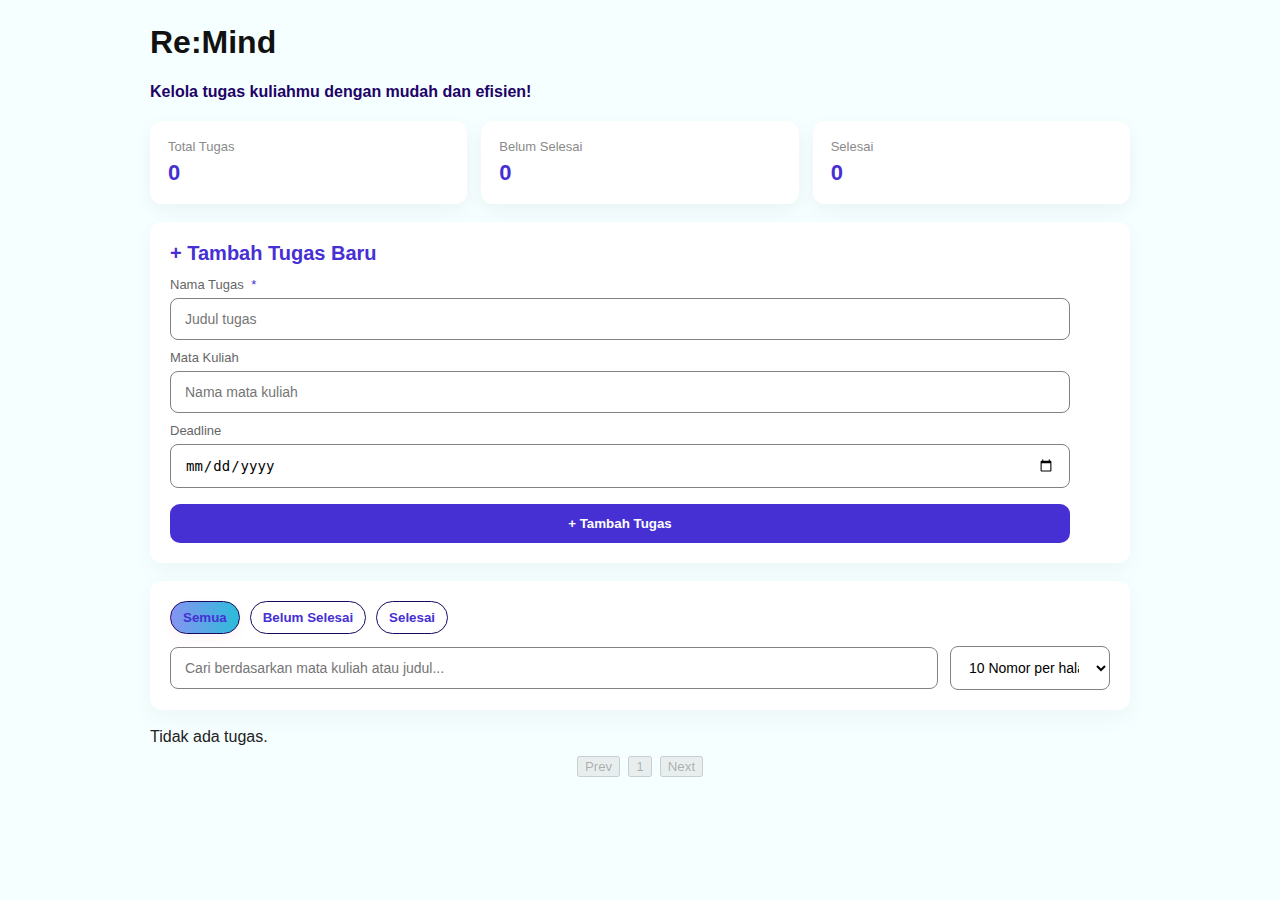
<file: Ahmad Ali Mukti_123140155_Pertemuan 1/index.html>
<html lang="en">
<head>
    <meta charset="UTF-8">
    <meta name="viewport" content="width=device-width, initial-scale=1.0">
    <title>Task List</title>

    <link rel="stylesheet" href="style.css" />
</head>
<body>
  <div class="container">
    <header class="app-header">
      <h1>Re:Mind</h1>
        <p>Kelola tugas kuliahmu dengan mudah dan efisien!</p>
    </header>

    <div class="stats-row">
      <div class="stat-card">
        <div class="stat-title">Total Tugas</div>
        <div class="stat-value"><span id="task-count">0</span></div>
      </div>
      <div class="stat-card">
        <div class="stat-title">Belum Selesai</div>
        <div class="stat-value"><span id="todo-count">0</span></div>
      </div>
      <div class="stat-card">
        <div class="stat-title">Selesai</div>
        <div class="stat-value"><span id="done-count">0</span></div>
      </div>
    </div>

    <section class="card add-card">
      <h2 class="card-title">+ Tambah Tugas Baru</h2>
      <form id="task-form" class="task-form" action="">
        <label class="field">
          <div class="label-text">Nama Tugas <span class="required">*</span></div>
          <input type="text" id="task-input" placeholder="Judul tugas" required />
        </label>

        <label class="field">
          <div class="label-text">Mata Kuliah</div>
          <input type="text" id="mata-kuliah" placeholder="Nama mata kuliah" required />
        </label>

        <label class="field">
          <div class="label-text">Deadline</div>
          <input type="date" id="due-date" placeholder="Deadline" />
        </label>

        <button type="submit" class="btn btn-primary">+ Tambah Tugas</button>
      </form>
    </section>

    <section class="card filter-card">
      <div class="filter-tabs">
        <button class="tab active" data-filter="all">Semua</button>
        <button class="tab" data-filter="pending">Belum Selesai</button>
        <button class="tab" data-filter="done">Selesai</button>
      </div>

      <div class="filter-row">
        <input type="text" id="filter-text" placeholder="Cari berdasarkan mata kuliah atau judul..." />
        <select id="page-size">
          <option value="5">5 Nomor perhalaman</option>
          <option value="10" selected>10 Nomor per halaman</option>
          <option value="20">20 Nomor per halaman</option>
        </select>
      </div>
    </section>

    <ul id="task-list" class="task-list"></ul>

    <div id="pagination" class="pagination"></div>
  </div>

  <script src="script.js"></script>
</body>

</html>
</file>
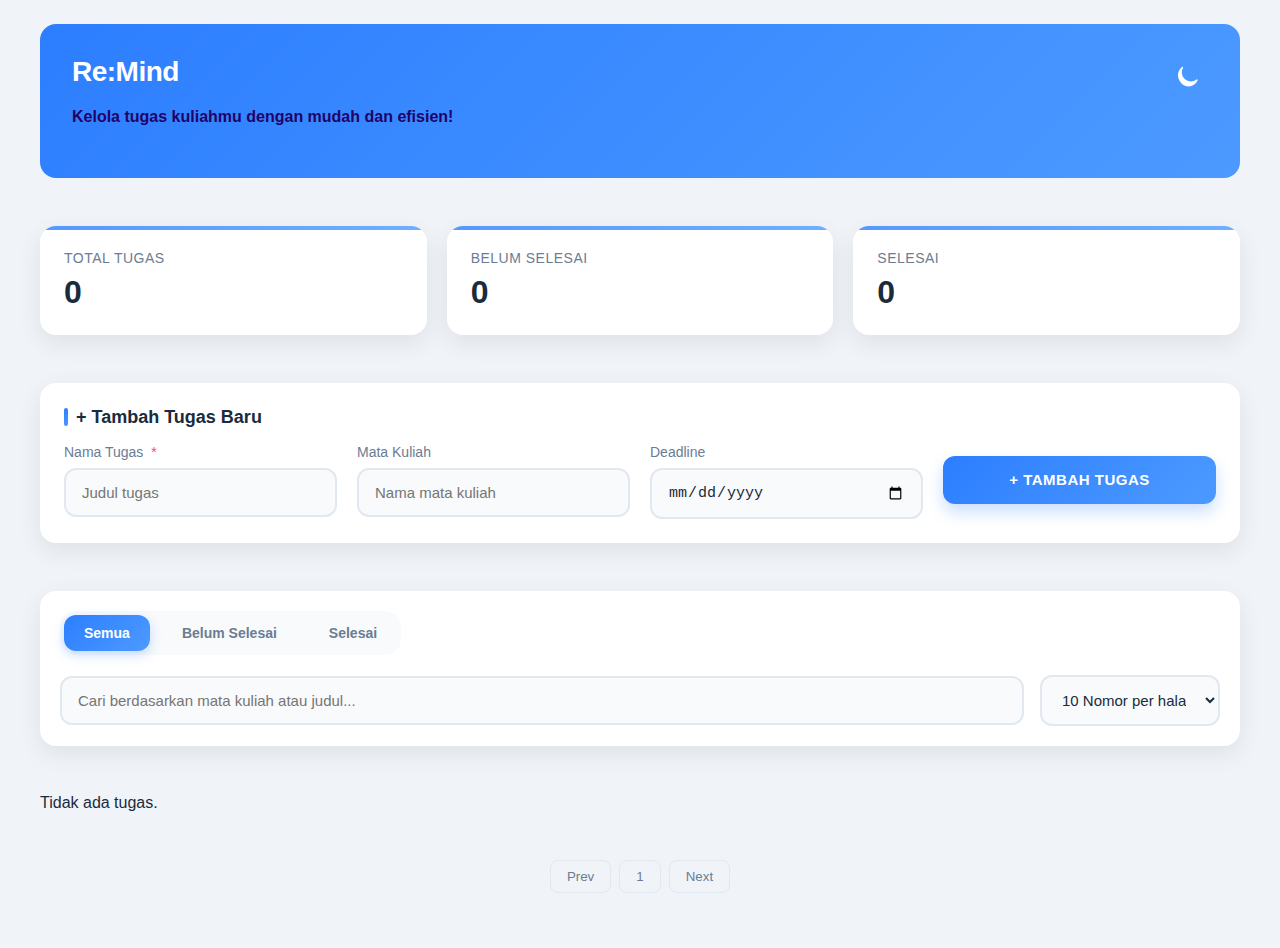
<file: Ahmad Ali Mukti_123140155_Pertemuan 2/index.html>
<html lang="en">
<head>
    <meta charset="UTF-8">
    <meta name="viewport" content="width=device-width, initial-scale=1.0">
    <title>Task List</title>

    <link rel="stylesheet" href="style.css" />
</head>
<body>
  <div class="container">
    <header class="app-header">
      <div class="header-content">
        <div class="header-text">
          <h1>Re:Mind</h1>
          <p>Kelola tugas kuliahmu dengan mudah dan efisien!</p>
        </div>
        <button id="theme-toggle" class="theme-toggle" aria-label="Toggle theme">
          <svg class="sun-icon" viewBox="0 0 24 24" width="24" height="24">
            <path d="M12 17.5a5.5 5.5 0 1 0 0-11 5.5 5.5 0 0 0 0 11Zm0 1.5a7 7 0 1 1 0-14 7 7 0 0 1 0 14Zm0-16a1 1 0 0 1 1 1v2a1 1 0 1 1-2 0V4a1 1 0 0 1 1-1Zm0 15a1 1 0 0 1 1 1v2a1 1 0 1 1-2 0v-2a1 1 0 0 1 1-1ZM4 12a1 1 0 0 1 1-1h2a1 1 0 1 1 0 2H5a1 1 0 0 1-1-1Zm15 0a1 1 0 0 1 1-1h2a1 1 0 1 1 0 2h-2a1 1 0 0 1-1-1ZM5.99 5.99a1 1 0 0 1 1.41 0l1.42 1.42a1 1 0 0 1-1.41 1.41L5.99 7.4a1 1 0 0 1 0-1.41Zm12.02 12.02a1 1 0 0 1 1.41 0l1.42 1.42a1 1 0 0 1-1.41 1.41l-1.42-1.42a1 1 0 0 1 0-1.41Zm0-12.02a1 1 0 0 1 0 1.41l-1.42 1.42a1 1 0 1 1-1.41-1.41l1.42-1.42a1 1 0 0 1 1.41 0ZM5.99 18.01a1 1 0 0 1 0-1.41l1.42-1.42a1 1 0 1 1 1.41 1.41l-1.42 1.42a1 1 0 0 1-1.41 0Z"/>
          </svg>
          <svg class="moon-icon" viewBox="0 0 24 24" width="24" height="24">
            <path d="M12.375 22.5a10.453 10.453 0 0 1-8.937-5.993 10.525 10.525 0 0 1 2.4-13.5.75.75 0 0 1 1.162.896 9.034 9.034 0 0 0 13.5 11.527.75.75 0 0 1 1.162.896 10.514 10.514 0 0 1-9.287 6.174Z"/>
          </svg>
        </button>
      </div>
    </header>

    <div class="stats-row">
      <div class="stat-card">
        <div class="stat-title">Total Tugas</div>
        <div class="stat-value"><span id="task-count">0</span></div>
      </div>
      <div class="stat-card">
        <div class="stat-title">Belum Selesai</div>
        <div class="stat-value"><span id="todo-count">0</span></div>
      </div>
      <div class="stat-card">
        <div class="stat-title">Selesai</div>
        <div class="stat-value"><span id="done-count">0</span></div>
      </div>
    </div>

    <section class="card add-card">
      <h2 class="card-title">+ Tambah Tugas Baru</h2>
      <form id="task-form" class="task-form" action="">
        <label class="field">
          <div class="label-text">Nama Tugas <span class="required">*</span></div>
          <input type="text" id="task-input" placeholder="Judul tugas" required />
        </label>

        <label class="field">
          <div class="label-text">Mata Kuliah</div>
          <input type="text" id="mata-kuliah" placeholder="Nama mata kuliah" required />
        </label>

        <label class="field">
          <div class="label-text">Deadline</div>
          <input type="date" id="due-date" placeholder="Deadline" />
        </label>

        <button type="submit" class="btn btn-primary">+ Tambah Tugas</button>
      </form>
    </section>

    <section class="card filter-card">
      <div class="filter-tabs">
        <button class="tab active" data-filter="all">Semua</button>
        <button class="tab" data-filter="pending">Belum Selesai</button>
        <button class="tab" data-filter="done">Selesai</button>
      </div>

      <div class="filter-row">
        <input type="text" id="filter-text" placeholder="Cari berdasarkan mata kuliah atau judul..." />
        <select id="page-size">
          <option value="5">5 Nomor perhalaman</option>
          <option value="10" selected>10 Nomor per halaman</option>
          <option value="20">20 Nomor per halaman</option>
        </select>
      </div>
    </section>

    <ul id="task-list" class="task-list"></ul>

    <div id="pagination" class="pagination"></div>
  </div>

  <script src="script.js"></script>
</body>

</html>
</file>
<file: Ahmad Ali Mukti_123140155_Pertemuan 1/style.css>
:root{
  --bg: #f6ffff;
  --card: #ffffff;
  --accent: #4630d4; 
  --muted: #138320;
  --text: #222;
  --radius: 12px;
}

body{
  background: var(--bg);
  font-family: "Segoe UI", Roboto, Arial, sans-serif;
  margin: 0;
  padding: 24px;
  color: var(--text);
}

.container{
  max-width: 980px;
  margin: 0 auto;
}

/* header */
.app-header h1{
  margin: 0 0 18px;
  color: #111;
  font-weight: 700;
}

/* stats */
.stats-row{
  display: grid;
  grid-template-columns: repeat(3, 1fr);
  gap: 14px;
  margin-bottom: 18px;
}
.stat-card{
  background: linear-gradient(180deg, #fff, #fff);
  border-radius: var(--radius);
  padding: 18px;
  box-shadow: 0 6px 18px rgba(0,0,0,0.05);
  transition: transform 300ms ease, box-shadow 300ms ease;
}
.stat-title{ font-size: 13px; color: #8a8a8a; }
.stat-value{ font-size: 22px; font-weight: 700; margin-top: 6px; color: var(--accent); }

.stat-card:hover{
  transform: translateY(-4px);
  box-shadow: 0 12px 30px rgba(0,0,0,0.1);
}
/* cards */
.card{
  background: var(--card);
  border-radius: var(--radius);
  padding: 20px;
  box-shadow: 0 8px 24px rgba(0,0,0,0.04);
  margin-bottom: 18px;
  /* tambahkan transition untuk animasi hover */
  transition: transform 500ms ease, box-shadow 500ms ease;
}

/* efek saat kursor melewati card */
.card:hover{
  transform: translateY(-6px);
  box-shadow: 0 18px 40px rgba(0,0,0,0.12);
}

.card-title{
  color: var(--accent);
  margin: 0 0 12px;
  font-size: 20px;
}

/* form */
.task-form{ display: flex; flex-direction: column; gap: 10px; max-width: 900px; margin: 0; }
.field .label-text{ font-size: 13px; color: #666; margin-bottom: 6px; }
.field input[type="text"], .field input[type="date"], #filter-text, select{
  width: 100%;
  padding: 12px 14px;
  border-radius: 8px;
  border: 1px solid #868080;
  background: #fff;
  box-sizing: border-box;
  font-size: 14px;
}
.required{ color: var(--accent); margin-left: 4px; }

/* primary button */
.btn{
  display: inline-block;
  padding: 12px 16px;
  border-radius: 10px;
  border: none;
  cursor: pointer;
  font-weight: 700;
}
.btn-primary{
  background: linear-gradient(90deg, var(--accent), #4630d4);
  color: white;
  width: 100%;
  margin-top: 6px;
}

/* filter area */
.filter-tabs{ display:flex; gap:10px; margin-bottom:12px; }
.tab{
  border: 1px solid #180b5f;
  background: #fff;
  padding: 8px 12px;
  border-radius: 20px;
  cursor: pointer;
  color: #4630d4;
  font-weight: 600;
}
.tab.active{ background: linear-gradient(90deg,#8694f2,#2dbcd9); box-shadow: 0 4px 12px rgba(255,47,122,0.06); }

.filter-row{ display:flex; gap:12px; align-items:center; }
.filter-row #filter-text{ flex: 1; }
.filter-row select{ width: 160px; }

/* task list */
.task-list{ list-style: none; padding: 0; margin: 0; }
.task-item{
  background: #fff;
  border-radius: 10px;
  padding: 12px;
  margin-bottom: 10px;
  display:flex;
  justify-content:space-between;
  align-items:center;
  box-shadow: 0 6px 18px rgba(0,0,0,0.03);
  transition: transform 300ms ease, box-shadow 300ms ease;
}
.task-item.completed .task-info{ text-decoration: line-through; opacity: 0.6; }

.task-list .task-item:hover{
  transform: translateY(-3px);
  box-shadow: 0 10px 24px rgba(0,0,0,0.08);
}
/* pagination */
.pagination{ display:flex; gap:8px; margin-top: 10px; justify-content:center; }

/* responsive */
@media (max-width: 700px){
  .stats-row{ grid-template-columns: 1fr; }
  .filter-row{ flex-direction: column; align-items: stretch; }
}

p {
    line-height: 1.6;
    font-weight: 600;
    color: #210367;
}
</file>
<file: Ahmad Ali Mukti_123140155_Pertemuan 2/style.css>
:root {
  --bg: #f0f4f9;
  --card: #ffffff;
  --accent: #2d7eff;
  --muted: #6b7c93;
  --text: #1a2b3c;
  --radius: 16px;
  --shadow: 0 8px 24px rgba(0,0,0,0.08);
  --gradient: linear-gradient(135deg, #2d7eff, #4c9aff);
  --border: #e1e8f0;
  --input-bg: #f8fafc;
}

[data-theme="dark"] {
  --bg: #0f172a;
  --card: #1e293b;
  --text: #f1f5f9;
  --muted: #94a3b8;
  --shadow: 0 8px 24px rgba(0,0,0,0.2);
  --border: #2d3748;
  --input-bg: #2d3748;
}

body {
  background: var(--bg);
  font-family: "Inter", "Segoe UI", Roboto, Arial, sans-serif;
  margin: 0;
  padding: 24px;
  color: var(--text);
  min-height: 100vh;
  transition: background-color 0.3s ease;
}

/* Theme Toggle Styles */
.header-content {
  display: flex;
  justify-content: space-between;
  align-items: flex-start;
}

.theme-toggle {
  background: transparent;
  border: none;
  cursor: pointer;
  padding: 8px;
  border-radius: 50%;
  width: 40px;
  height: 40px;
  display: flex;
  align-items: center;
  justify-content: center;
  transition: background-color 0.3s ease;
}

.theme-toggle:hover {
  background: rgba(255, 255, 255, 0.1);
}

.theme-toggle svg {
  fill: white;
  transition: transform 0.5s ease;
}

.theme-toggle .sun-icon {
  display: none;
}

.theme-toggle .moon-icon {
  display: block;
}

[data-theme="dark"] .theme-toggle .sun-icon {
  display: block;
}

[data-theme="dark"] .theme-toggle .moon-icon {
  display: none;
}

.container {
  max-width: 1200px;
  margin: 0 auto;
  display: grid;
  gap: 24px;
}

/* header */
.app-header {
  background: var(--gradient);
  padding: 32px;
  border-radius: var(--radius);
  color: white;
  margin-bottom: 24px;
}

.app-header h1 {
  margin: 0 0 12px;
  font-weight: 700;
  font-size: 28px;
  letter-spacing: -0.5px;
}

/* stats */
.stats-row {
  display: grid;
  grid-template-columns: repeat(3, 1fr);
  gap: 20px;
  margin-bottom: 24px;
}

.stat-card {
  background: var(--card);
  border-radius: var(--radius);
  padding: 24px;
  box-shadow: var(--shadow);
  transition: all 300ms ease;
  position: relative;
  overflow: hidden;
}

.stat-card::before {
  content: '';
  position: absolute;
  top: 0;
  left: 0;
  right: 0;
  height: 4px;
  background: var(--gradient);
  opacity: 0.8;
}

.stat-title {
  font-size: 14px;
  color: var(--muted);
  font-weight: 500;
  text-transform: uppercase;
  letter-spacing: 0.5px;
}

.stat-value {
  font-size: 32px;
  font-weight: 700;
  margin-top: 8px;
  color: var(--text);
  letter-spacing: -1px;
}

.stat-card:hover {
  transform: translateY(-4px);
  box-shadow: 0 12px 36px rgba(45, 126, 255, 0.15);
}

/* cards */
.card {
  background: var(--card);
  border-radius: var(--radius);
  padding: 24px;
  box-shadow: var(--shadow);
  transition: all 300ms ease;
  margin-bottom: 24px;
}

.card:hover {
  transform: translateY(-4px);
  box-shadow: 0 12px 36px rgba(45, 126, 255, 0.15);
}

.card-title {
  color: var(--text);
  margin: 0 0 16px;
  font-size: 18px;
  font-weight: 600;
  display: flex;
  align-items: center;
  gap: 8px;
}

.card-title::before {
  content: '';
  display: inline-block;
  width: 4px;
  height: 18px;
  background: var(--gradient);
  border-radius: 2px;
}

/* form */
.task-form {
  display: grid;
  grid-template-columns: repeat(auto-fit, minmax(250px, 1fr));
  gap: 20px;
  max-width: 100%;
  margin: 0;
}

.field {
  display: flex;
  flex-direction: column;
  gap: 8px;
}

.field .label-text {
  font-size: 14px;
  color: var(--muted);
  font-weight: 500;
}

.field input[type="text"],
.field input[type="date"],
#filter-text,
select {
  width: 100%;
  padding: 14px 16px;
  border-radius: 12px;
  border: 2px solid #e1e8f0;
  background: #f8fafc;
  box-sizing: border-box;
  font-size: 15px;
  transition: all 200ms ease;
}

.field input:focus,
#filter-text:focus,
select:focus {
  outline: none;
  border-color: var(--accent);
  background: white;
  box-shadow: 0 0 0 4px rgba(45, 126, 255, 0.1);
}

.required {
  color: #ff4757;
  margin-left: 4px;
}

/* primary button */
.btn {
  display: inline-flex;
  align-items: center;
  justify-content: center;
  padding: 14px 24px;
  border-radius: 12px;
  border: none;
  cursor: pointer;
  font-weight: 600;
  font-size: 15px;
  transition: all 200ms ease;
  gap: 8px;
}

.btn-primary {
  background: var(--gradient);
  color: white;
  width: 100%;
  margin-top: 12px;
  height: 48px;
  text-transform: uppercase;
  letter-spacing: 0.5px;
  box-shadow: 0 8px 16px rgba(45, 126, 255, 0.25);
}

.btn-primary:hover {
  transform: translateY(-2px);
  box-shadow: 0 12px 24px rgba(45, 126, 255, 0.35);
}

/* filter area */
.filter-card {
  background: var(--card);
  border-radius: var(--radius);
  padding: 20px;
  box-shadow: var(--shadow);
}

.filter-tabs {
  display: flex;
  gap: 12px;
  margin-bottom: 20px;
  padding: 4px;
  background: #f0f4f9;
  border-radius: 16px;
  width: fit-content;
}

.tab {
  border: none;
  background: transparent;
  padding: 10px 20px;
  border-radius: 12px;
  cursor: pointer;
  color: var(--muted);
  font-weight: 600;
  font-size: 14px;
  transition: all 200ms ease;
}

.tab.active {
  background: var(--gradient);
  color: white;
  box-shadow: 0 4px 12px rgba(45, 126, 255, 0.25);
}

.filter-row {
  display: grid;
  grid-template-columns: 1fr auto;
  gap: 16px;
  align-items: center;
}

.filter-row #filter-text {
  flex: 1;
}

.filter-row select {
  width: 180px;
}

/* task list */
.task-list {
  list-style: none;
  padding: 0;
  margin: 0;
  display: grid;
  gap: 16px;
}

.task-item {
  background: var(--card);
  border-radius: var(--radius);
  padding: 16px 20px;
  display: flex;
  justify-content: space-between;
  align-items: center;
  box-shadow: var(--shadow);
  transition: all 300ms ease;
  border: 1px solid #e1e8f0;
}

.task-item .task-row {
  flex: 1;
  margin-right: 16px;
}

.task-info {
  font-size: 15px;
  color: var(--text);
}

.task-info strong {
  color: var(--text);
  font-weight: 600;
}

.task-item.completed .task-info {
  text-decoration: line-through;
  opacity: 0.6;
}

.task-item:hover {
  transform: translateY(-2px);
  box-shadow: 0 12px 24px rgba(45, 126, 255, 0.1);
  border-color: rgba(45, 126, 255, 0.2);
}

.task-item input[type="checkbox"] {
  width: 20px;
  height: 20px;
  border-radius: 6px;
  border: 2px solid #e1e8f0;
  cursor: pointer;
}

.task-actions {
  display: flex;
  gap: 12px;
}

.delete-btn {
  padding: 8px 16px;
  border-radius: 8px;
  border: none;
  background: #fff1f0;
  color: #ff4757;
  font-weight: 600;
  cursor: pointer;
  transition: all 200ms ease;
}

.delete-btn:hover {
  background: #ffe4e3;
  transform: translateY(-2px);
}

/* pagination */
.pagination {
  display: flex;
  gap: 8px;
  margin-top: 24px;
  justify-content: center;
}

.pagination button {
  padding: 8px 16px;
  border-radius: 8px;
  border: 1px solid #e1e8f0;
  background: white;
  color: var(--text);
  font-weight: 500;
  cursor: pointer;
  transition: all 200ms ease;
}

.pagination button:hover:not(:disabled) {
  background: var(--gradient);
  color: white;
  border-color: transparent;
}

.pagination button:disabled {
  background: #f0f4f9;
  color: var(--muted);
  cursor: not-allowed;
}

/* responsive */
@media (max-width: 768px) {
  .stats-row {
    grid-template-columns: 1fr;
  }
  
  .filter-row {
    grid-template-columns: 1fr;
  }
  
  .task-form {
    grid-template-columns: 1fr;
  }
  
  .container {
    padding: 16px;
  }
  
  .card, .stat-card {
    padding: 20px;
  }
}

/* Theme-specific styles */
.field input[type="text"],
.field input[type="date"],
#filter-text,
select {
  background: var(--input-bg);
  border-color: var(--border);
  color: var(--text);
  transition: all 0.3s ease;
}

.task-item {
  border-color: var(--border);
  transition: all 0.3s ease;
}

.filter-tabs {
  background: var(--input-bg);
  transition: background-color 0.3s ease;
}

.pagination button {
  background: var(--card);
  border-color: var(--border);
  color: var(--text);
  transition: all 0.3s ease;
}

.stat-card,
.card {
  transition: all 0.3s ease;
}

/* Additional dark mode specific styles */
[data-theme="dark"] {
  .field input[type="text"]:focus,
  .field input[type="date"]:focus,
  #filter-text:focus,
  select:focus {
    border-color: var(--accent);
    background: var(--card);
  }

  .delete-btn {
    background: rgba(255, 71, 87, 0.1);
  }

  .tab {
    color: var(--muted);
  }

  .tab:not(.active):hover {
    background: rgba(255, 255, 255, 0.05);
  }
}

p {
    line-height: 1.6;
    font-weight: 600;
    color: #210367;
}
</file>
